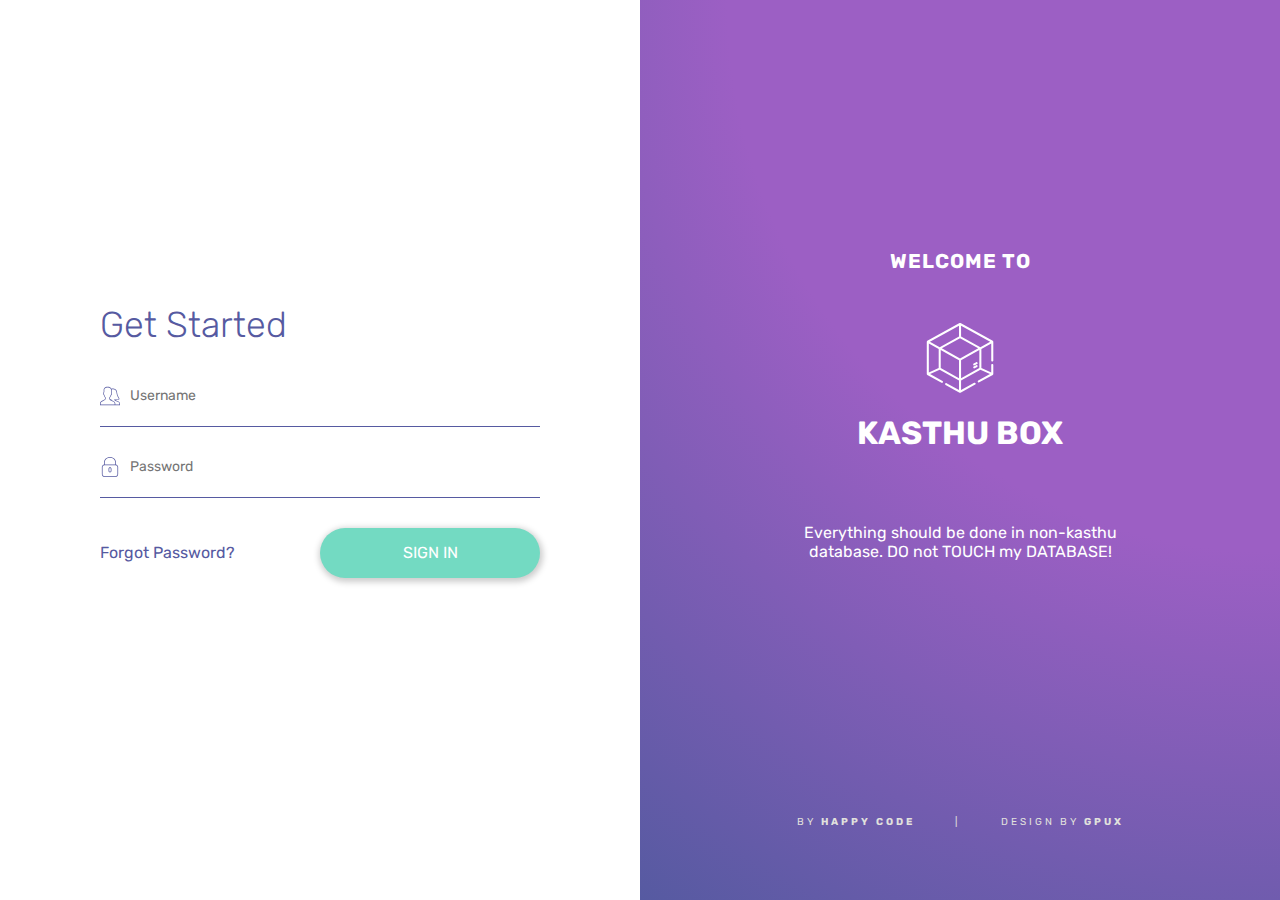
<file: Assignment I - Login Form/index.html>
<!DOCTYPE html>
<html lang="en">
<head>
    <meta charset="UTF-8">
    <meta name="viewport" content="width=device-width, initial-scale=1.0">
    <meta http-equiv="X-UA-Compatible" content="ie=edge">
    <link href="https://fonts.googleapis.com/css?family=Rubik:300,400,700&display=swap" rel="stylesheet">
    <link href="https://stackpath.bootstrapcdn.com/font-awesome/4.7.0/css/font-awesome.min.css" rel="stylesheet" integrity="sha384-wvfXpqpZZVQGK6TAh5PVlGOfQNHSoD2xbE+QkPxCAFlNEevoEH3Sl0sibVcOQVnN" crossorigin="anonymous">
    <link rel="stylesheet" href="styles.css"/>
    <title>Login Form</title>
</head>
<body>
    <div class="login-body dflex">
        <div class="flex-50 h-100 dflex justify-center flexc">
                <div class="login-form dflex flexc justify-center ">
                        <div class="title pv-lite">Get Started</div>
                        <form class="dflex pv-lite flexc items-pv-medium">
                            <div class="futoorey-ip icon user">
                                <svg version="1.1" class="fu-icon" xmlns="http://www.w3.org/2000/svg" xmlns:xlink="http://www.w3.org/1999/xlink" x="0px" y="0px"
                                    viewBox="0 0 60 60" style="enable-background:new 0 0 60 60;" xml:space="preserve">
                                    <path d="M55.517,46.55l-9.773-4.233c-0.23-0.115-0.485-0.396-0.704-0.771l6.525-0.005c0.114,0.011,2.804,0.257,4.961-0.67
                                        c0.817-0.352,1.425-1.047,1.669-1.907c0.246-0.868,0.09-1.787-0.426-2.523c-1.865-2.654-6.218-9.589-6.354-16.623
                                        c-0.003-0.121-0.397-12.083-12.21-12.18c-1.739,0.014-3.347,0.309-4.81,0.853c-0.319-0.813-0.789-1.661-1.488-2.459
                                        C30.854,3.688,27.521,2.5,23,2.5s-7.854,1.188-9.908,3.53c-2.368,2.701-2.148,5.976-2.092,6.525v5.319c-0.64,0.729-1,1.662-1,2.625
                                        v4c0,1.217,0.553,2.352,1.497,3.109c0.916,3.627,2.833,6.36,3.503,7.237v3.309c0,0.968-0.528,1.856-1.377,2.32l-8.921,4.866
                                        C1.801,46.924,0,49.958,0,53.262V57.5h44h2h14v-3.697C60,50.711,58.282,47.933,55.517,46.55z M44,55.5H2v-2.238
                                        c0-2.571,1.402-4.934,3.659-6.164l8.921-4.866C16.073,41.417,17,39.854,17,38.155v-4.019l-0.233-0.278
                                        c-0.024-0.029-2.475-2.994-3.41-7.065l-0.091-0.396l-0.341-0.22C12.346,25.803,12,25.176,12,24.5v-4c0-0.561,0.238-1.084,0.67-1.475
                                        L13,18.728V12.5l-0.009-0.131c-0.003-0.027-0.343-2.799,1.605-5.021C16.253,5.458,19.081,4.5,23,4.5
                                        c3.905,0,6.727,0.951,8.386,2.828c0.825,0.932,1.24,1.973,1.447,2.867c0.016,0.07,0.031,0.139,0.045,0.208
                                        c0.014,0.071,0.029,0.142,0.04,0.21c0.013,0.078,0.024,0.152,0.035,0.226c0.008,0.053,0.016,0.107,0.022,0.158
                                        c0.015,0.124,0.027,0.244,0.035,0.355c0.001,0.009,0.001,0.017,0.001,0.026c0.007,0.108,0.012,0.21,0.015,0.303
                                        c0,0.018,0,0.033,0.001,0.051c0.002,0.083,0.002,0.162,0.001,0.231c0,0.01,0,0.02,0,0.03c-0.004,0.235-0.02,0.375-0.02,0.378
                                        L33,18.728l0.33,0.298C33.762,19.416,34,19.939,34,20.5v4c0,0.873-0.572,1.637-1.422,1.899l-0.498,0.153l-0.16,0.495
                                        c-0.669,2.081-1.622,4.003-2.834,5.713c-0.297,0.421-0.586,0.794-0.837,1.079L28,34.123v4.125c0,0.253,0.025,0.501,0.064,0.745
                                        c0.008,0.052,0.022,0.102,0.032,0.154c0.039,0.201,0.091,0.398,0.155,0.59c0.015,0.045,0.031,0.088,0.048,0.133
                                        c0.078,0.209,0.169,0.411,0.275,0.605c0.012,0.022,0.023,0.045,0.035,0.067c0.145,0.256,0.312,0.499,0.504,0.723l0.228,0.281h0.039
                                        c0.343,0.338,0.737,0.632,1.185,0.856l9.553,4.776C42.513,48.374,44,50.78,44,53.457V55.5z M58,55.5H46v-2.043
                                        c0-3.439-1.911-6.53-4.986-8.068l-6.858-3.43c0.169-0.386,0.191-0.828,0.043-1.254c-0.245-0.705-0.885-1.16-1.63-1.16h-2.217
                                        c-0.046-0.081-0.076-0.17-0.113-0.256c-0.05-0.115-0.109-0.228-0.142-0.349C30.036,38.718,30,38.486,30,38.248v-3.381
                                        c0.229-0.28,0.47-0.599,0.719-0.951c1.239-1.75,2.232-3.698,2.954-5.799C35.084,27.47,36,26.075,36,24.5v-4
                                        c0-0.963-0.36-1.896-1-2.625v-5.319c0.026-0.25,0.082-1.069-0.084-2.139c1.288-0.506,2.731-0.767,4.29-0.78
                                        c9.841,0.081,10.2,9.811,10.21,10.221c0.147,7.583,4.746,14.927,6.717,17.732c0.169,0.24,0.22,0.542,0.139,0.827
                                        c-0.046,0.164-0.178,0.462-0.535,0.615c-1.68,0.723-3.959,0.518-4.076,0.513h-6.883c-0.643,0-1.229,0.327-1.568,0.874
                                        c-0.338,0.545-0.37,1.211-0.086,1.783c0.313,0.631,0.866,1.474,1.775,1.927l9.747,4.222C56.715,49.396,58,51.482,58,53.803V55.5z"/>
                               </svg>
                                <input type="text" placeholder="Username"/>
                            </div>
                            <div class="futoorey-ip icon password">
                                <svg version="1.1" class="fu-icon" xmlns="http://www.w3.org/2000/svg" xmlns:xlink="http://www.w3.org/1999/xlink" x="0px" y="0px"
                                    viewBox="0 0 54 54" style="enable-background:new 0 0 54 54;" xml:space="preserve">
                                    <g>
                                        <path d="M43,20.113V14.5C43,6.505,35.822,0,27,0S11,6.505,11,14.5v5.613c-3.401,0.586-6,3.55-6,7.117v19.542
                                            C5,50.757,8.243,54,12.229,54h29.542C45.757,54,49,50.757,49,46.771V27.229C49,23.663,46.401,20.699,43,20.113z M13,14.5
                                            C13,7.607,19.28,2,27,2s14,5.607,14,12.5V20H13V14.5z M47,46.771C47,49.654,44.654,52,41.771,52H12.229C9.346,52,7,49.654,7,46.771
                                            V27.229C7,24.346,9.346,22,12.229,22h29.542C44.654,22,47,24.346,47,27.229V46.771z"/>
                                        <path d="M27,28c-2.206,0-4,1.794-4,4v6c0,2.206,1.794,4,4,4s4-1.794,4-4v-6C31,29.794,29.206,28,27,28z M29,38c0,1.103-0.897,2-2,2
                                            s-2-0.897-2-2v-6c0-1.103,0.897-2,2-2s2,0.897,2,2V38z"/>
                                    </g>
                               </svg>
                                <input type="password" placeholder="Password"/>
                            </div>
                            <div class="dflex align-center">
                                <div class="flex-50">
                                    <a href="https://www.youtube.com/watch?v=dQw4w9WgXcQ">Forgot Password?</a>
                                </div>
                                <input class="futoorey-btn futoorey-btn-lg f-grow shadow" type="submit" text="Sign In" value="Sign In"></input>
                            </div>
                        </form>
                </div>
                
        </div>
        <div class="f-grow dflex flexc logo-container">
            <div class="content dflex flexc justify-center align-center">
                <div class="welcome">
                    Welcome to
                </div>
                <div class="dflex flexc align-center pv-ultra">
                    <svg class="logo" viewBox="-12 1 511 511.99925" width="511pt" xmlns="http://www.w3.org/2000/svg">
                        <path style="color: white" d="m361.480469 309.242188-17.652344 9.777343c-3.625 2.011719-4.933594 6.574219-2.925781 10.195313 1.367187 2.472656 3.925781 3.867187 6.566406 3.867187 1.226562 0 2.476562-.300781 3.628906-.9375l17.652344-9.78125c3.621094-2.007812 4.933594-6.574219 2.925781-10.195312-2.007812-3.625-6.574219-4.933594-10.195312-2.925781zm0 0"/><path d="m361.480469 287.960938-17.652344 9.777343c-3.625 2.007813-4.9375 6.574219-2.925781 10.199219 1.367187 2.46875 3.925781 3.863281 6.566406 3.863281 1.226562 0 2.476562-.300781 3.625-.9375l17.65625-9.78125c3.621094-2.007812 4.933594-6.570312 2.925781-10.195312-2.007812-3.625-6.574219-4.933594-10.195312-2.925781zm0 0"/><path d="m485.9375 377.816406c.71875-1.171875 1.121094-2.550781 1.121094-3.929687v-65.980469c0-4.144531-3.359375-7.5-7.503906-7.5-4.140626 0-7.5 3.355469-7.5 7.5v54.425781l-72.121094-32.167969v-139.367187l72.121094-39.957031v124.40625c0 4.144531 3.359374 7.5 7.5 7.5 4.144531 0 7.503906-3.355469 7.503906-7.5v-137.136719c0-2.675781-1.523438-5.261719-3.867188-6.558594l-235.777344-130.625c-2.238281-1.234375-5.03125-1.234375-7.269531 0l-235.777343 130.625c-2.382813 1.316407-3.898438 3.929688-3.867188 6.648438v235.6875c0 2.679687 1.519531 5.261719 3.867188 6.5625l103.882812 57.554687c3.625 2.003906 8.1875.695313 10.195312-2.925781 2.007813-3.625.695313-8.191406-2.925781-10.195313l-90.734375-50.269531 69.972656-31.207031 141.519532 78.402344v69.972656l-91.011719-50.417969c-3.621094-2.007812-8.1875-.699219-10.195313 2.925781-2.007812 3.621094-.695312 8.1875 2.925782 10.195313l102.148437 56.589844c2.226563 1.234375 5.042969 1.234375 7.269531 0l107.128907-59.355469c3.625-2.007812 4.933593-6.570312 2.925781-10.195312-2.003906-3.621094-6.570312-4.933594-10.195312-2.925782l-95.996094 53.183594v-69.972656l141.519531-78.402344 69.972656 31.207031-85.769531 47.519531c-3.625 2.007813-4.933594 6.570313-2.925781 10.195313 1.367187 2.472656 3.925781 3.867187 6.566406 3.867187 1.226563 0 2.476563-.304687 3.628906-.941406l98.921875-54.804687c1.109375-.613281 2.082032-1.554688 2.746094-2.632813zm-242.160156-265.222656 133.179687 73.785156-133.179687 73.78125-133.175782-73.78125zm148.65625 65.210938-141.15625-78.203126v-79.386718l212.800781 117.894531zm-156.15625-78.203126-141.152344 78.203126-71.648438-39.695313 212.800782-117.894531zm-220.777344 51.238282 72.121094 39.957031v139.367187l-72.121094 32.167969zm87.125 48.269531 54.441406 30.160156 79.210938 43.886719v131.503906l-133.652344-74.046875zm148.652344 74.046875 133.65625-74.046875v131.503906l-133.65625 74.046875zm0 0"/>
                    </svg>
                    <h1>KASTHU BOX</h1>
                </div>
                <div class="logo-subtext">Everything should be done in non-kasthu database. DO not TOUCH my DATABASE!</div>

            </div>   
            <div class="footer dflex justify-center align-start">
                <div class="separated">
                    <span class="sep-text">
                        BY <b>HAPPY CODE</b>
                    </span>
                </div>
                <div class="separated">
                    <span class="sep-text">
                        DESIGN BY <b> GPUX </b>
                    </span>
                </div>
            </div>   
        </div>
    </div>
</body>
</html>
</file>
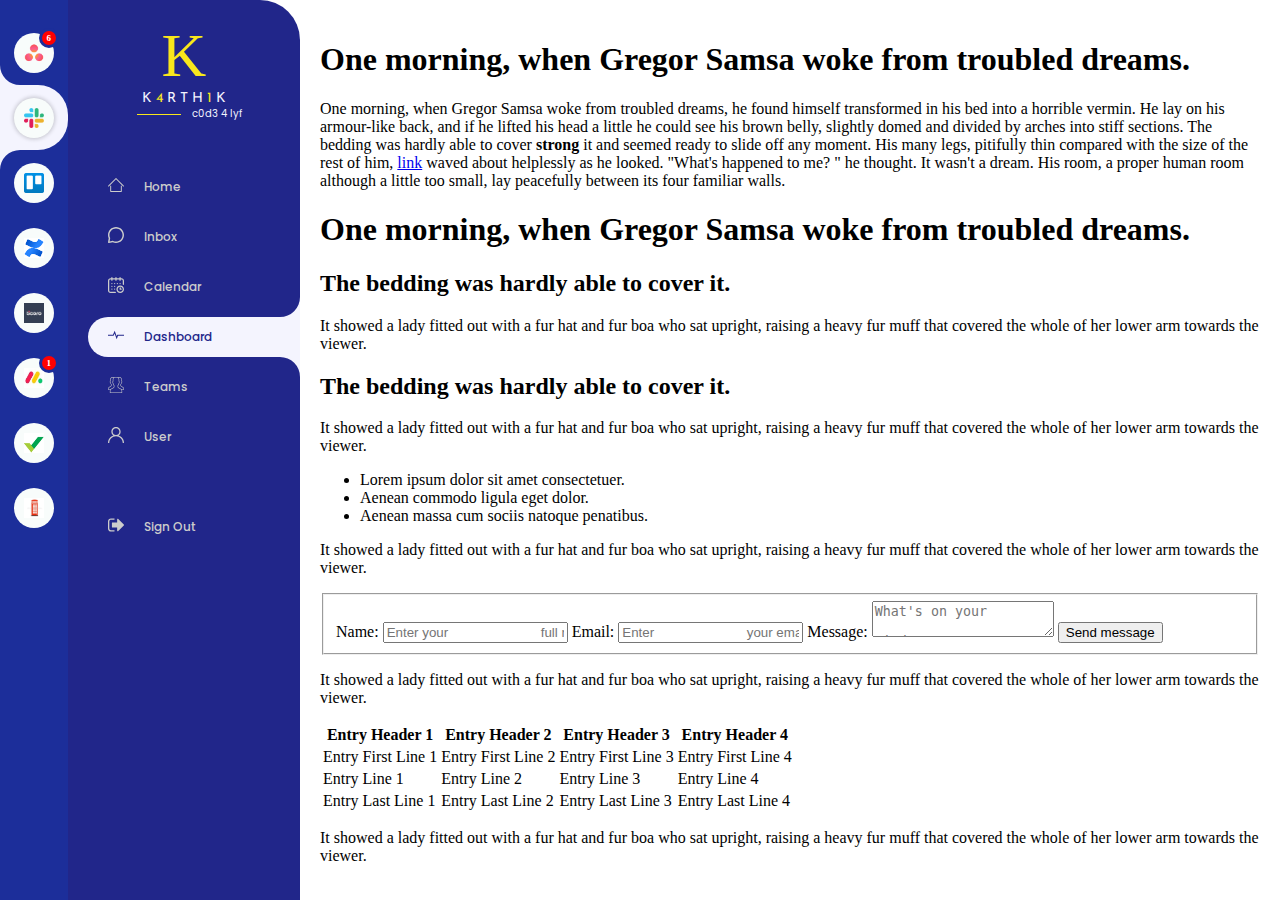
<file: Assignment II - Sidebar/index.html>
<!DOCTYPE html>
<html lang="en">

<head>
    <meta charset="UTF-8">
    <meta name="viewport" content="width=device-width, initial-scale=1.0">
    <meta http-equiv="X-UA-Compatible" content="ie=edge">
    <title>Sidebar</title>
    <link rel="stylesheet" href="styles.css">
    <script src="jquery.js"></script>
    <script src="script.js"></script>
</head>

<body>
    <div class="main-container">
        <aside class="sidebar">
            <div class="sidebar-mini">
                <div class="mini-item-container">
                    <div class="mini-item notifs">
                        <div class="notif-badge">6</div>
                        <img class="mini-item-content" src="assets/logos/asana.png" />
                    </div>
                </div>
                <div class="mini-item-container active">
                    <div class="mini-item">
                        <div class="notif-badge">1</div>
                        <img class="mini-item-content" src="assets/logos/slack.png" />
                    </div>
                </div>
                <div class="mini-item-container">
                    <div class="mini-item">
                        <div class="notif-badge">1</div>
                        <img class="mini-item-content" src="assets/logos/trello.png" />
                    </div>
                </div>
                <div class="mini-item-container">
                    <div class="mini-item">
                        <div class="notif-badge">1</div>
                        <img class="mini-item-content" src="assets/logos/confluence.png" />
                    </div>
                </div>
                <div class="mini-item-container">
                    <div class="mini-item">
                        <div class="notif-badge">1</div>
                        <img class="mini-item-content" src="assets/logos/scoro.jpg" />
                    </div>
                </div>
                <div class="mini-item-container">
                    <div class="mini-item notifs">
                        <div class="notif-badge">1</div>
                        <img class="mini-item-content" src="assets/logos/monday.jpg" />
                    </div>
                </div>
                <div class="mini-item-container">
                    <div class="mini-item">
                        <div class="notif-badge">1</div>
                        <img class="mini-item-content" src="assets/logos/wrike.png" />
                    </div>
                </div>
                <div class="mini-item-container">
                    <div class="mini-item">
                        <div class="notif-badge">1</div>
                        <img class="mini-item-content" src="assets/logos/tardis.jpg" />
                    </div>
                </div>
            </div>
            <div class="sidebar-main">
                <div class="logo-container">
                    <span class="logo-icon">K</span>
                    <span class="logo-name">
                        <span class="">K</span>
                        <span class="hype">4</span>
                        <span class="">R</span>
                        <span class="">T</span>
                        <span class="">H</span>
                        <span class="hype">1</span>
                        <span class="">K</span>
                    </span>
                    <span class="slogan-container">
                        <span class="compensator"></span>
                        <span class="slogan">c0d3 4 lyf</span>
                    </span>
                </div>
                <div class="menu-container">

                    <div class="menu">
                        <div class="menu-item icon-item">
                            <div class="icon menu-icon">
                                <svg viewBox="0 0 251.479 251.479">
                                    <g>
                                        <path
                                            d="M209.355,135.551c-4.143,0-7.5,3.358-7.5,7.5v76.109H49.634v-76.109c0-4.142-3.357-7.5-7.5-7.5c-4.143,0-7.5,3.358-7.5,7.5
                                    v83.609c0,4.142,3.357,7.5,7.5,7.5h167.221c4.143,0,7.5-3.358,7.5-7.5v-83.609C216.855,138.909,213.497,135.551,209.355,135.551z" />
                                        <path
                                            d="M249.282,137.748L131.035,19.515c-2.928-2.929-7.677-2.928-10.606,0L2.197,137.748c-2.929,2.929-2.929,7.678,0,10.606
                                    c1.465,1.464,3.385,2.197,5.304,2.197c1.92,0,3.839-0.732,5.304-2.197l112.929-112.93l112.943,112.93
                                    c2.928,2.929,7.677,2.928,10.607-0.001C252.211,145.425,252.211,140.676,249.282,137.748z" />
                                    </g>
                                </svg>
                            </div>
                            <div class="item-text">
                                Home
                            </div>
                        </div>
                        <div class="menu-item icon-item">
                            <div class="icon menu-icon">
                                <svg viewBox="0 0 330.001 330.001" style="enable-background:new 0 0 330.001 330.001;"
                                    xml:space="preserve">
                                    <path id="XMLID_510_" d="M165.001,0C74.019,0,0,74.019,0,165c0,23.389,4.773,45.92,14.195,67.05l-13.974,80.38
                                            c-0.836,4.809,0.72,9.725,4.172,13.176C7.231,328.444,11.056,330.001,15,330c0.854,0,1.714-0.073,2.57-0.222l80.379-13.974
                                            C119.079,325.227,141.61,330,165.001,330c90.981,0,165-74.019,165-165S255.982,0,165.001,0z M165.001,300
                                            c-20.499,0-40.179-4.472-58.492-13.291c-2.04-0.983-4.266-1.486-6.508-1.486c-0.857,0-1.717,0.073-2.569,0.222l-64.003,11.126
                                            l11.127-64.002c0.536-3.083,0.094-6.258-1.264-9.078C34.472,205.178,30,185.498,30,165c0-74.44,60.561-135,135.001-135
                                            c74.439,0,135,60.561,135,135S239.44,300,165.001,300z" />
                                </svg>
                            </div>
                            <div class="item-text">
                                Inbox
                            </div>
                        </div>
                        <div class="menu-item icon-item">
                            <div class="icon menu-icon">
                                <svg viewBox="0 0 512 512" style="enable-background:new 0 0 512 512;"
                                    xml:space="preserve">
                                    <circle cx="386" cy="210" r="20" />
                                    <path d="M432,40h-26V20c0-11.046-8.954-20-20-20c-11.046,0-20,8.954-20,20v20h-91V20c0-11.046-8.954-20-20-20
                                                        c-11.046,0-20,8.954-20,20v20h-90V20c0-11.046-8.954-20-20-20s-20,8.954-20,20v20H80C35.888,40,0,75.888,0,120v312
                                                        c0,44.112,35.888,80,80,80h153c11.046,0,20-8.954,20-20c0-11.046-8.954-20-20-20H80c-22.056,0-40-17.944-40-40V120
                                                        c0-22.056,17.944-40,40-40h25v20c0,11.046,8.954,20,20,20s20-8.954,20-20V80h90v20c0,11.046,8.954,20,20,20s20-8.954,20-20V80h91
                                                        v20c0,11.046,8.954,20,20,20c11.046,0,20-8.954,20-20V80h26c22.056,0,40,17.944,40,40v114c0,11.046,8.954,20,20,20
                                                        c11.046,0,20-8.954,20-20V120C512,75.888,476.112,40,432,40z" />
                                    <path
                                        d="M391,270c-66.72,0-121,54.28-121,121s54.28,121,121,121s121-54.28,121-121S457.72,270,391,270z M391,472
                                                        c-44.663,0-81-36.336-81-81s36.337-81,81-81c44.663,0,81,36.336,81,81S435.663,472,391,472z" />
                                    <path d="M420,371h-9v-21c0-11.046-8.954-20-20-20c-11.046,0-20,8.954-20,20v41c0,11.046,8.954,20,20,20h29
                                                        c11.046,0,20-8.954,20-20C440,379.954,431.046,371,420,371z" />
                                    <circle cx="299" cy="210" r="20" />
                                    <circle cx="212" cy="297" r="20" />
                                    <circle cx="125" cy="210" r="20" />
                                    <circle cx="125" cy="297" r="20" />
                                    <circle cx="125" cy="384" r="20" />
                                    <circle cx="212" cy="384" r="20" />
                                    <circle cx="212" cy="210" r="20" />
                                </svg>
                            </div>
                            <div class="item-text">
                                Calendar
                            </div>
                        </div>
                        <div class="menu-item icon-item active">
                            <div class="icon menu-icon">
                                <svg viewBox="0 0 512 512" style="enable-background:new 0 0 512 512;"
                                    xml:space="preserve">
                                    <polygon points="296.603,247.147 278.535,294.731 213.687,122.971 158.257,247.147 0,247.147 0,280.538 179.919,280.538 
                                211.107,210.671 278.446,389.029 319.643,280.538 512,280.538 512,247.147" />
                                </svg>
                            </div>
                            <div class="item-text">
                                Dashboard
                            </div>
                        </div>
                        <div class="menu-item icon-item">
                            <div class="icon menu-icon">
                                <svg viewBox="0 0 512.003 512.003" style="enable-background:new 0 0 512.003 512.003;"
                                    xml:space="preserve">
                                    <path
                                        d="M477.196,318.082l-57.66-36.13c-5.88-3.209-9.54-9.37-9.54-16.077v-23.415c6.741-7.04,24.055-27.093,31.087-53.632
                                       c7.066-5.803,11.187-14.387,11.187-23.586v-29.483c0-6.904-3.012-13.858-8.533-19.883l-0.017-39.543
                                       c-0.043-0.759-5.197-76.331-93.85-76.331c-15.975,0-30.449,2.625-43.095,7.788c-14.25-5.177-31.204-7.788-50.772-7.788
                                       c-19.568,0-36.523,2.611-50.774,7.789c-12.646-5.163-27.121-7.789-43.096-7.789c-88.644,0-93.807,75.571-93.867,76.8v39.074
                                       c-5.53,6.033-8.533,12.979-8.533,19.883v29.483c0,9.199,4.13,17.783,11.187,23.586c7.031,26.539,24.346,46.592,31.087,53.632
                                       v23.415c0,6.707-3.652,12.868-9.984,16.341L35.26,317.817C13.508,329.679,0,352.437,0,377.201v23.868
                                       c0,4.71,3.823,8.533,8.533,8.533h59.638c-5.45,10.661-8.434,22.628-8.434,35.038v58.829c0,4.71,3.814,8.533,8.533,8.533h375.467
                                       c4.719,0,8.533-3.823,8.533-8.533V444.64c0-12.41-2.984-24.376-8.434-35.038h59.634c4.719,0,8.533-3.823,8.533-8.533v-23.868
                                       C512.003,352.437,498.495,329.679,477.196,318.082z M17.067,392.535v-15.334c0-18.517,10.104-35.533,26.812-44.663l56.755-35.601
                                       c11.375-6.204,18.441-18.108,18.441-31.061v-26.94c0-2.355-0.981-4.617-2.697-6.229c-0.23-0.213-22.938-21.811-29.602-50.833
                                       c-0.495-2.159-1.826-4.053-3.686-5.256c-3.934-2.543-6.289-6.793-6.289-11.375v-29.483c0-3.072,2.091-6.716,5.726-10.01
                                       c1.792-1.613,2.807-3.917,2.807-6.323l-0.017-42.121c0.162-2.466,4.591-60.237,76.817-60.237c7.734,0,14.871,0.658,21.515,1.986
                                       c-4.519,3.274-8.59,6.96-12.193,11.07c-20.207,23.049-18.338,50.995-17.852,55.689v45.389c-5.47,6.212-8.533,14.182-8.533,22.4
                                       v34.133c0,10.377,4.719,20.062,12.774,26.53c7.817,30.95,24.183,54.281,29.892,61.764v39.706c0,8.26-4.497,15.846-11.75,19.797
                                       l-76.143,41.532c-7.521,4.104-14.169,9.359-19.789,15.471H17.067z M435.203,494.935h-358.4V444.64
                                       c0-13.803,4.742-26.901,13.055-37.336c0.536-0.5,1.006-1.067,1.4-1.689c4.647-5.414,10.289-10.041,16.76-13.574l76.134-41.523
                                       c12.74-6.946,20.651-20.275,20.651-34.782v-42.667c0-1.988-0.708-3.934-1.98-5.47c-0.213-0.247-21.171-25.737-29.107-60.297
                                       c-0.495-2.167-1.809-4.053-3.678-5.257c-4.949-3.2-7.902-8.55-7.902-14.31v-34.133c0-4.787,2.031-9.25,5.717-12.578
                                       c1.792-1.621,2.816-3.925,2.816-6.34V85.335c0-0.375-0.026-0.742-0.077-1.118c-0.034-0.239-2.927-23.876,13.696-42.837
                                       c5.93-6.768,13.625-12.129,23.021-16.081c0.683-0.18,1.338-0.451,1.957-0.794c12.669-4.943,28.282-7.437,46.736-7.437
                                       c18.443,0,34.049,2.493,46.714,7.431c0.627,0.349,1.292,0.624,1.986,0.805c9.312,3.918,16.953,9.221,22.86,15.904
                                       c16.614,18.782,13.875,42.803,13.85,43.008c-0.051,0.375-0.077,0.742-0.077,1.118v49.348c0,2.415,1.024,4.719,2.816,6.34
                                       c3.686,3.328,5.717,7.791,5.717,12.578v34.133c0,5.76-2.953,11.11-7.902,14.31c-1.869,1.203-3.183,3.089-3.678,5.257
                                       c-7.936,34.56-28.894,60.049-29.107,60.297c-1.271,1.536-1.98,3.482-1.98,5.47v42.667c0,14.507,7.91,27.836,20.651,34.782
                                       l76.134,41.523c6.469,3.533,12.11,8.158,16.756,13.569c0.394,0.625,0.866,1.193,1.404,1.695
                                       c8.313,10.435,13.055,23.532,13.055,37.335V494.935z M494.937,392.535h-62.984c-5.62-6.112-12.268-11.367-19.789-15.471h-0.009
                                       l-76.134-41.532c-7.253-3.951-11.75-11.537-11.75-19.797v-39.706c5.709-7.484,22.076-30.814,29.892-61.764
                                       c8.055-6.468,12.774-16.154,12.774-26.53v-34.133c0-8.218-3.063-16.188-8.533-22.4V85.813c0.486-4.693,2.355-32.64-17.852-55.689
                                       c-3.603-4.11-7.675-7.796-12.193-11.07c6.645-1.328,13.782-1.986,21.512-1.986c72.226,0,76.655,57.771,76.8,59.733v42.624
                                       c0,2.406,1.015,4.71,2.807,6.323c3.644,3.294,5.726,6.938,5.726,10.01v29.483c0,4.582-2.347,8.832-6.281,11.375
                                       c-1.869,1.203-3.191,3.098-3.695,5.256c-6.656,29.022-29.363,50.62-29.602,50.833c-1.715,1.613-2.697,3.874-2.697,6.229v26.94
                                       c0,12.954,7.066,24.858,17.988,30.797l57.66,36.13c16.256,8.866,26.359,25.882,26.359,44.399V392.535z" />
                                </svg>
                            </div>
                            <div class="item-text">
                                Teams
                            </div>
                        </div>
                        <div class="menu-item icon-item">
                            <div class="icon menu-icon">
                                <svg viewBox="0 0 512 512" style="enable-background:new 0 0 512 512;"
                                    xml:space="preserve">
                                    <path d="M437.02,330.98c-27.883-27.882-61.071-48.523-97.281-61.018C378.521,243.251,404,198.548,404,148
                                        C404,66.393,337.607,0,256,0S108,66.393,108,148c0,50.548,25.479,95.251,64.262,121.962
                                        c-36.21,12.495-69.398,33.136-97.281,61.018C26.629,379.333,0,443.62,0,512h40c0-119.103,96.897-216,216-216s216,96.897,216,216
                                        h40C512,443.62,485.371,379.333,437.02,330.98z M256,256c-59.551,0-108-48.448-108-108S196.449,40,256,40
                                        c59.551,0,108,48.448,108,108S315.551,256,256,256z" />
                                </svg>
                            </div>
                            <div class="item-text">
                                User
                            </div>
                        </div>
                    </div>

                    <div class="menu">
                        <div class="sign-out icon-item">
                            <div class="icon">
                                <svg width="447.674px" height="447.674px" viewBox="0 0 447.674 447.674"
                                    style="enable-background:new 0 0 447.674 447.674;" xml:space="preserve">
                                    <g>
                                        <g>
                                            <path
                                                d="M182.725,379.151c-0.572-1.522-0.769-2.816-0.575-3.863c0.193-1.04-0.472-1.902-1.997-2.566
                                            c-1.525-0.664-2.286-1.191-2.286-1.567c0-0.38-1.093-0.667-3.284-0.855c-2.19-0.191-3.283-0.288-3.283-0.288h-3.71h-3.14H82.224
                                            c-12.562,0-23.317-4.469-32.264-13.421c-8.945-8.946-13.417-19.698-13.417-32.258V123.335c0-12.562,4.471-23.313,13.417-32.259
                                            c8.947-8.947,19.702-13.422,32.264-13.422h91.361c2.475,0,4.421-0.614,5.852-1.854c1.425-1.237,2.375-3.094,2.853-5.568
                                            c0.476-2.474,0.763-4.708,0.859-6.707c0.094-1.997,0.048-4.521-0.144-7.566c-0.189-3.044-0.284-4.947-0.284-5.712
                                            c0-2.474-0.905-4.611-2.712-6.423c-1.809-1.804-3.949-2.709-6.423-2.709H82.224c-22.648,0-42.016,8.042-58.101,24.125
                                            C8.042,81.323,0,100.688,0,123.338v200.994c0,22.648,8.042,42.018,24.123,58.095c16.085,16.091,35.453,24.133,58.101,24.133
                                            h91.365c2.475,0,4.422-0.622,5.852-1.854c1.425-1.239,2.375-3.094,2.853-5.571c0.476-2.471,0.763-4.716,0.859-6.707
                                            c0.094-1.999,0.048-4.518-0.144-7.563C182.818,381.817,182.725,379.915,182.725,379.151z" />
                                            <path d="M442.249,210.989L286.935,55.67c-3.614-3.612-7.898-5.424-12.847-5.424c-4.949,0-9.233,1.812-12.851,5.424
                                            c-3.617,3.617-5.424,7.904-5.424,12.85v82.226H127.907c-4.952,0-9.233,1.812-12.85,5.424c-3.617,3.617-5.424,7.901-5.424,12.85
                                            v109.636c0,4.948,1.807,9.232,5.424,12.847c3.621,3.61,7.901,5.427,12.85,5.427h127.907v82.225c0,4.945,1.807,9.233,5.424,12.847
                                            c3.617,3.617,7.901,5.428,12.851,5.428c4.948,0,9.232-1.811,12.847-5.428L442.249,236.69c3.617-3.62,5.425-7.898,5.425-12.848
                                            C447.674,218.894,445.866,214.606,442.249,210.989z" />
                                        </g>
                                    </g>
                                </svg>
                            </div>
                            <div class="item-text">Sign Out</div>
                        </div>
                    </div>
                </div>

            </div>
        </aside>
        <div class="content-container">
            <h1>One morning, when Gregor Samsa woke from troubled
                dreams.</h1>
            <p>One morning, when Gregor Samsa woke from troubled
                dreams, he found himself transformed in his bed into
                a horrible vermin. He lay on his armour-like back,
                and if he lifted his head a little he could see his
                brown belly, slightly domed and divided by arches into
                stiff sections. The bedding was hardly able to cover
                <strong>strong</strong> it and seemed ready to slide
                off any moment. His many legs, pitifully thin
                compared with the size of the rest of him,
                <a class="external ext" href="#">link</a> waved about
                helplessly as he looked. "What's happened to me? " he
                thought. It wasn't a dream. His room, a proper human
                room although a little too small, lay peacefully
                between its four familiar walls.</p>
            <h1>One morning, when Gregor Samsa woke from troubled
                dreams.</h1>
            <h2>The bedding was hardly able to cover it.</h2>
            <p>It showed a lady fitted out with a fur hat and fur
                boa who sat upright, raising a heavy fur muff that
                covered the whole of her lower arm towards the
                viewer.</p>
            <h2>The bedding was hardly able to cover it.</h2>
            <p>It showed a lady fitted out with a fur hat and fur
                boa who sat upright, raising a heavy fur muff that
                covered the whole of her lower arm towards the
                viewer.</p>
            <ul>
                <li>Lorem ipsum dolor sit amet consectetuer.</li>
                <li>Aenean commodo ligula eget dolor.</li>
                <li>Aenean massa cum sociis natoque penatibus.</li>
            </ul>
            <p>It showed a lady fitted out with a fur hat and fur
                boa who sat upright, raising a heavy fur muff that
                covered the whole of her lower arm towards the
                viewer.</p>
            <form action="#" method="post">
                <fieldset>
                    <label for="name">Name:</label>
                    <input type="text" id="name" placeholder="Enter your 
                        full name" />

                    <label for="email">Email:</label>
                    <input type="email" id="email" placeholder="Enter 
                        your email address" />

                    <label for="message">Message:</label>
                    <textarea id="message" placeholder="What's on your 
                        mind?"></textarea>

                    <input type="submit" value="Send message" />

                </fieldset>
            </form>
            <p>It showed a lady fitted out with a fur hat and fur
                boa who sat upright, raising a heavy fur muff that
                covered the whole of her lower arm towards the
                viewer.</p>
            <table class="data">
                <tr>
                    <th>Entry Header 1</th>
                    <th>Entry Header 2</th>
                    <th>Entry Header 3</th>
                    <th>Entry Header 4</th>
                </tr>
                <tr>
                    <td>Entry First Line 1</td>
                    <td>Entry First Line 2</td>
                    <td>Entry First Line 3</td>
                    <td>Entry First Line 4</td>
                </tr>
                <tr>
                    <td>Entry Line 1</td>
                    <td>Entry Line 2</td>
                    <td>Entry Line 3</td>
                    <td>Entry Line 4</td>
                </tr>
                <tr>
                    <td>Entry Last Line 1</td>
                    <td>Entry Last Line 2</td>
                    <td>Entry Last Line 3</td>
                    <td>Entry Last Line 4</td>
                </tr>
            </table>
            <p>It showed a lady fitted out with a fur hat and fur
                boa who sat upright, raising a heavy fur muff that
                covered the whole of her lower arm towards the
                viewer.</p>
        </div>
    </div>

</body>

</html>
</file>
<file: Assignment I - Login Form/styles.css>
* {
    box-sizing: border-box;
    font-family: 'Rubik', sans-serif;
}

html, body {
    /* width: 100%; */
    height: 100%;
    margin: 0px;
}

.dflex {
    display: flex;
}

.flexc {
    flex-direction: column;
}

.f-grow {
    flex-grow: 1;
}

.login-body {
    /* display: flex; */
    height: 100%;
    /* background: url(example.png) center; */
}

.login-body .logo-container {
    background: radial-gradient(circle at top right, rgba(156,95,196,1) 50%, rgba(86,90,161,1) 100%);
}

.login-body .login-form {
    padding: 0px 100px;    
}

.flex-50 {
    flex: 0 0 50%;
}


.title {
    font-size: 36px;
    font-weight: 300;
}

.login-body .login-form * {
    color: rgba(86,90,161,1)    
}

.login-body .login-form a, .login-body .login-form a:visited, .login-body .login-form a:hover {
    text-decoration: none;
}

.login-body .login-form .futoorey-ip input{
    font-size: 14px;
    color: black !important;
}

.items-pv-lite > * {
    padding-top: 10px;
    padding-bottom: 10px;
}


.items-pt-lite > * {
    padding-top: 10px;
}

.items-pv-medium > * {
    padding-top: 20px;
    padding-bottom: 20px;
}

.pv-lite {
    padding-top: 10px;
    padding-bottom: 10px;
}

.justify-center {
    justify-content: center;
}

.align-center {
    align-items: center;
}

.futoorey-ip {
    border-width: 0px 0px 1px 0px;
    border-color: rgba(86,90,161,1);
    border-style: solid;
    display: flex;
    margin-bottom: 10px;
}

.futoorey-ip input[type="text"], .futoorey-ip input[type="password"]{
    border: 0;
    width: 100%;
    position: relative;
    flex-grow: 1;
    padding-left: 10px;
}

.futoorey-ip ::placeholder, .futoorey-ip ::-moz-placeholder, .futoorey-ip ::-webkit-input-placeholder {
    color: rgba(86,90,161,1) !important;
}

.futoorey-ip.icon .fu-icon {
    content: ' ';
    display: flex;
    flex: 0 0 20px;
    height: 20px;
    flex-direction: column;
    justify-content: flex-end;
    fill: rgba(86, 90, 161, 1);
}


.futoorey-ip input:focus, .futoorey-ip input:active {
    outline: none;
}


.futoorey-btn {
    height: 30px;
    text-transform: uppercase;
    color: white !important;
    background: #73dac2;
    border-radius: 20px;
    border: 0px;
    font-size: 12px;
}

.futoorey-btn:focus {
    outline: none;
    transform: scaleY(1.1);
}


.futoorey-btn-lg {
    height: 50px;
    border-radius: 30px;
    font-size: 16px;
    cursor: pointer;
}

.shadow {
    -webkit-box-shadow: 1px 2px 6px 2px #ccc;  /* Safari 3-4, iOS 4.0.2 - 4.2, Android 2.3+ */
    -moz-box-shadow:    1px 2px 6px 2px #ccc;  /* Firefox 3.5 - 3.6 */
    box-shadow:         1px 2px 6px 2px #ccc;  /* Opera 10.5, IE 9, Firefox 4+, Chrome 6+, iOS 5 */
}

.login-body .logo-container .content {
    color: white;
}

.h-100 {
    height: 100%;
}

.login-body .logo-container .content {
    flex-grow: 1;
}

.login-body .logo-container .content .welcome {
    text-transform: uppercase;
    font-weight: 700;
    font-size: 20px;
    letter-spacing: 1px;
}


.login-body .logo-container .logo {
    height: 70px;
    width: 70px;
    fill: white;
}


.login-body .logo-container .logo-subtext {
    width: 60%;
    text-align: center;
}

.pv-ultra {
    padding-top: 50px;
    padding-bottom: 50px;
}

.align-start {
    align-items: flex-start;
}

.login-body .logo-container .footer {
    flex: 0 0 10%;
}

.sep-text {
    color: #e1e1dd;
    padding: 0px 40px;
    font-size: 10px;
    letter-spacing: 3px;
}


.separated::before {
    color: #e1e1dd;
    content: '|';
    font-size: 10px;
}


.separated:first-of-type::before {
    content: '';
}
</file>
<file: Assignment II - Sidebar/styles.css>
@import url('https://fonts.googleapis.com/css?family=Josefin+Sans|Poppins:400,500|Monofett|Permanent+Marker&display=swap');

* {
    box-sizing: border-box;
}

html, body {
    height: 100%;
    margin: 0px;
}

.main-container {
    height: 100%;
    display: flex;
}

    .main-container .sidebar {
        height: 100%;
        flex: 0 0 300px;
        background: #21268a;
        border-top-right-radius: 40px;
        display: flex;
        /* background: url(example.jpg);
        background-size: cover; */
    }

        .main-container .sidebar .sidebar-mini {
            flex: 0 0 68px;
            height: 100%;
            display: flex;
            flex-direction: column;
            overflow: auto;
            padding: 20px 0px;
            background: #1C2E9A;
            /* background: #212a8f; */
        }

            .main-container .sidebar .sidebar-mini .mini-item-container {
                min-height: 65px;
                display: flex;
                justify-content: center;
                align-items: center;
                position: relative;
            }

                .main-container .sidebar .sidebar-mini .mini-item-container .mini-item {
                    height: 40px;
                    width: 40px;
                    padding: 10px;
                    background: #f8fcfb;
                    border-radius: 50%;
                    cursor: pointer;
                }

                    .main-container .sidebar .sidebar-mini .mini-item-container .mini-item .mini-item-content {
                        height: 100%;
                        width: 100%;
                    }

                .main-container .sidebar .sidebar-mini .mini-item-container::before {
                    position: absolute;
                    content: url(assets/curve.svg);
                    height: 0px;
                    width: 0px;
                    transform: scaleX(-1);
                    top: 0;
                    left: 0; 
                    transition: top 0.2s ease-out;
                }

                .main-container .sidebar .sidebar-mini .mini-item-container::after {
                    content: url('assets/curve.svg');
                    height: 0px;
                    width: 0px;
                    position: absolute;
                    bottom: 0px;
                    left: 0px;
                    transform: rotate(180deg);
                    transition: bottom 0.2s ease-out;
                }

                .main-container .sidebar .sidebar-mini .mini-item-container.active {
                    background: #f4f4fe;
                    border-top-right-radius: 30px;
                    border-bottom-right-radius: 30px;;
                    transition: border-radius 0.2s ease-out;
                }

                .main-container .sidebar .sidebar-mini .mini-item-container.active .mini-item {
                    -webkit-box-shadow: 0px 0px 4px 1px rgba(0,0,0,0.2);
                    -moz-box-shadow: 0px 0px 4px 1px rgba(0,0,0,0.2);
                    box-shadow: 0px 0px 4px 1px rgba(0,0,0,0.2);
                }

                .main-container .sidebar .sidebar-mini .mini-item-container.active::before {
                    top: -20px;
                    height: 20px;
                    width: 20px;
                }
                
                .main-container .sidebar .sidebar-mini .mini-item-container.active::after {
                    height: 20px;
                    width: 20px;
                    bottom: -20px;
                }
                
                .main-container .sidebar .sidebar-mini .mini-item-container .mini-item .notif-badge{
                    display: none;
                }

                .main-container .sidebar .sidebar-mini .mini-item-container .mini-item.notifs{
                    position: relative;
                }

                    .main-container .sidebar .sidebar-mini .mini-item-container .mini-item.notifs .notif-badge{
                        position: absolute;
                        display: block;
                        top: -5px;
                        right: -5px;
                    }


        .main-container .sidebar .sidebar-main {
            height: 100%;
            flex-grow: 1;
            display: flex;
            flex-direction: column;
        } 

        .main-container .sidebar .sidebar-main .logo-container {
            flex-grow: 0;
            flex-shrink: 0;
            display: flex;
            flex-direction: column;
            justify-content: center;
            align-items: center;
            padding: 20px 0px;
        }

            .main-container .sidebar .sidebar-main .logo-container .logo-icon {
                font-family: 'Permanent Marker', cursive;
                font-size: 62px;
                color: #F8E71C;
            }

            .main-container .sidebar .sidebar-main .logo-container .logo-name {
                font-family: 'Josefin Sans', sans-serif;;
                font-size: 14px;
                color: #f4f4fe;
            }

                .main-container .sidebar .sidebar-main .logo-container .logo-name .hype {
                    color: #F8E71C;
                }

            .main-container .sidebar .sidebar-main .logo-container .slogan-container {
                display: flex;
                width: 50%;
                align-items: center;
            }

                .main-container .sidebar .sidebar-main .logo-container .slogan-container .compensator {
                    background:#F8E71C; 
                    margin: 0px 11px;
                    height: 1px;
                    flex-grow: 1;
                }

                .main-container .sidebar .sidebar-main .logo-container .slogan-container .slogan {
                    font-family: 'Poppins';
                    font-size: 10px;
                    color: #f4f4fe;
                }

        .main-container .sidebar .sidebar-main .menu-container {
            display: flex;
            flex-direction: column;
            flex-grow: 1;
            overflow: auto;
        }

        .main-container .sidebar .sidebar-main .menu {
            padding: 20px 0px 20px 20px;;
            display: flex;
            flex-direction: column;
        }

            .main-container .sidebar .sidebar-main .menu .menu-item {
                position: relative;
            }

                .main-container .sidebar .sidebar-main .menu .menu-item::before {
                    position: absolute;
                    content: url(assets/curve.svg);
                    height: 0px;
                    width: 0px;
                    top: 0;
                    right: 0; 
                    /* transition: top 0.2s ease-out; */
                }

                .main-container .sidebar .sidebar-main .menu .menu-item::after {
                    position: absolute;
                    content: url(assets/curve.svg);
                    height: 0px;
                    transform: scaleY(-1);
                    width: 0px;
                    bottom: 0;
                    right: 0; 
                    /* transition: bottom 0.2s ease-out; */
                }

                .main-container .sidebar .sidebar-main .menu .menu-item.active {
                    background: #f4f4fe;
                    border-top-left-radius: 30px;
                    border-bottom-left-radius: 30px;
                    /* transition: border-radius 0.3s ease-out; */
                }

                    .main-container .sidebar .sidebar-main .menu .menu-item.active .menu-icon svg * {
                        fill: #21268a;
                    }

                    .main-container .sidebar .sidebar-main .menu .menu-item.active .item-text {
                        color: #21268a;
                    }

                    .main-container .sidebar .sidebar-main .menu .menu-item.active::before {
                        top: -20px;
                        height: 20px;
                        width: 20px;
                    }

                    .main-container .sidebar .sidebar-main .menu .menu-item.active::after {
                        bottom: -20px;
                        height: 20px;
                        width: 20px;
                    }

    .main-container .content-container {
        height: 100%;
        flex-grow: 1;
        overflow: auto;
        padding: 20px;
    }
                
/* @media only screen and (max-width: 600px) {
    .main-container .sidebar {
        flex-basis: 232px;
    }
    .main-container .sidebar .sidebar-mini {
        flex-basis: 0px;
    }
} */

.notif-badge {
    border-radius: 10px;
    border-style: solid;
    border-width: 3px;
    border-color: #1c2e9a;
    background: red;
    color: white;
    font-weight: bold;
    font-size: 9px;
    padding: 2px 5px;
}


.icon-item {
    display: flex;
    flex-direction: row;
    align-items: center;
    height: 40px;
    cursor: pointer;
    margin: 5px 0px;
}

    .icon-item .icon {
        padding: 0px 20px;
    }

        .icon-item .icon svg {
            width: 16px;
            height: 16px;
        }

            .icon-item .icon svg * {
                fill: #ccc;
            }

    .icon-item .item-text {
        font-family: 'Poppins';
        font-size: 12px;
        color: #ccc;
        font-weight: 500;
    }
</file>
